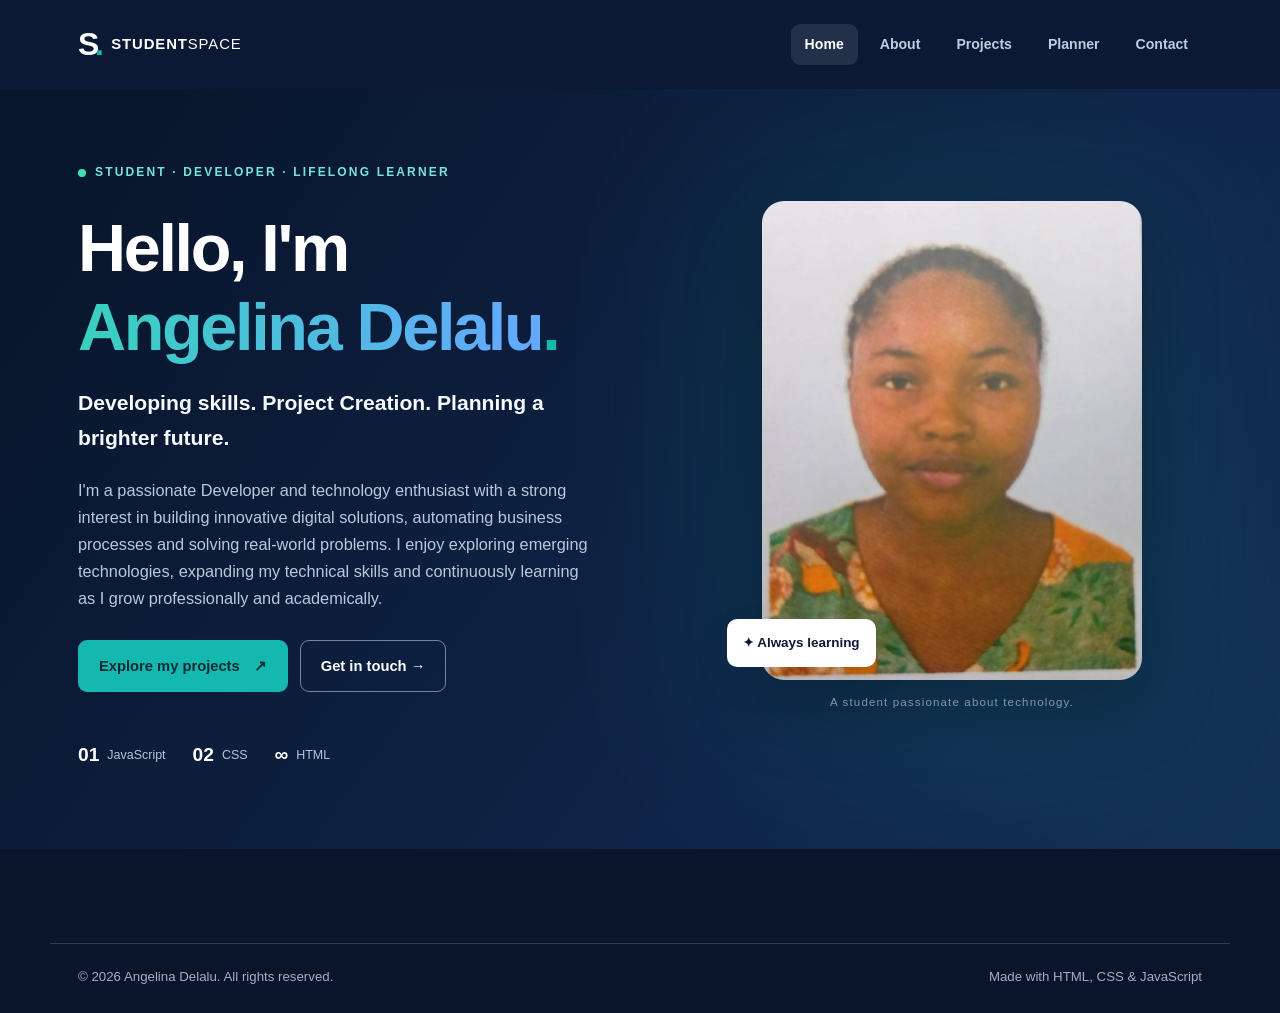
<file: index.html>
<!doctype html>
<html lang="en">
  <head>
    <meta charset="UTF-8" />
    <meta name="viewport" content="width=device-width, initial-scale=1.0" />
    <meta
      name="description"
      content="Editable student portfolio and academic planner built with HTML, CSS, and JavaScript."
    />
    <title>Home | Student Portfolio & Academic Management Website</title>
    <link rel="stylesheet" href="css/style.css" />
  </head>

  <body>
    <a class="skip-link" href="#main">Skip to content</a>
    <header class="site-header">
      <div class="container header-inner">
        <a class="brand" href="index.html"
          ><span class="brand-mark">S<span class="accent">.</span></span
          ><span>STUDENT<span class="brand-light">SPACE</span></span></a
        >
        <nav class="nav" aria-label="Main navigation">
          <a href="index.html" aria-current="page" class="active">Home</a>
          <a href="about.html">About</a>
          <a href="projects.html">Projects</a>
          <a href="planner.html">Planner</a>
          <a href="contact.html">Contact</a>
        </nav>
      </div>
    </header>

    <main id="main">
      <section class="hero">
        <div class="container hero-layout">
          <div class="hero-copy">
            <span class="eyebrow"
              ><span class="dot"></span> STUDENT · DEVELOPER · LIFELONG
              LEARNER</span
            >
            <h1>
              Hello, I'm <span class="gradient-text">Angelina Delalu</span
              ><span class="period">.</span>
            </h1>
            <p class="hero-lead">
              Developing skills. Project Creation. Planning a brighter future.
            </p>
            <p class="muted">
              I'm a passionate Developer and technology enthusiast with a strong
              interest in building innovative digital solutions, automating
              business processes and solving real-world problems. I enjoy
              exploring emerging technologies, expanding my technical skills and
              continuously learning as I grow professionally and academically.
            </p>
            <div class="actions">
              <a class="button primary" href="projects.html"
                >Explore my projects <span aria-hidden="true">↗</span></a
              ><a class="button outline" href="contact.html">Get in touch →</a>
            </div>
            <div class="hero-meta">
              <span><b>01</b>JavaScript</span><span><b>02</b>CSS</span
              ><span><b>∞</b> HTML</span>
            </div>
          </div>
          <figure class="hero-visual">
            <div class="visual-glow"></div>
            <img
              src="assets/images/Passport_Pix.png"
              alt="My Passport photograph"
            />
            <figcaption>A student passionate about technology.</figcaption>
            <span class="float-label">✦ Always learning</span>
          </figure>
        </div>
      </section>
    </main>

    <footer class="site-footer">
      <div class="container footer-bottom">
        <span
          >© <span id="year">2026</span> Angelina Delalu. All rights
          reserved.</span
        ><span>Made with HTML, CSS & JavaScript</span>
      </div>
    </footer>

    <script src="js/script.js" defer></script>
  </body>
</html>
</file>
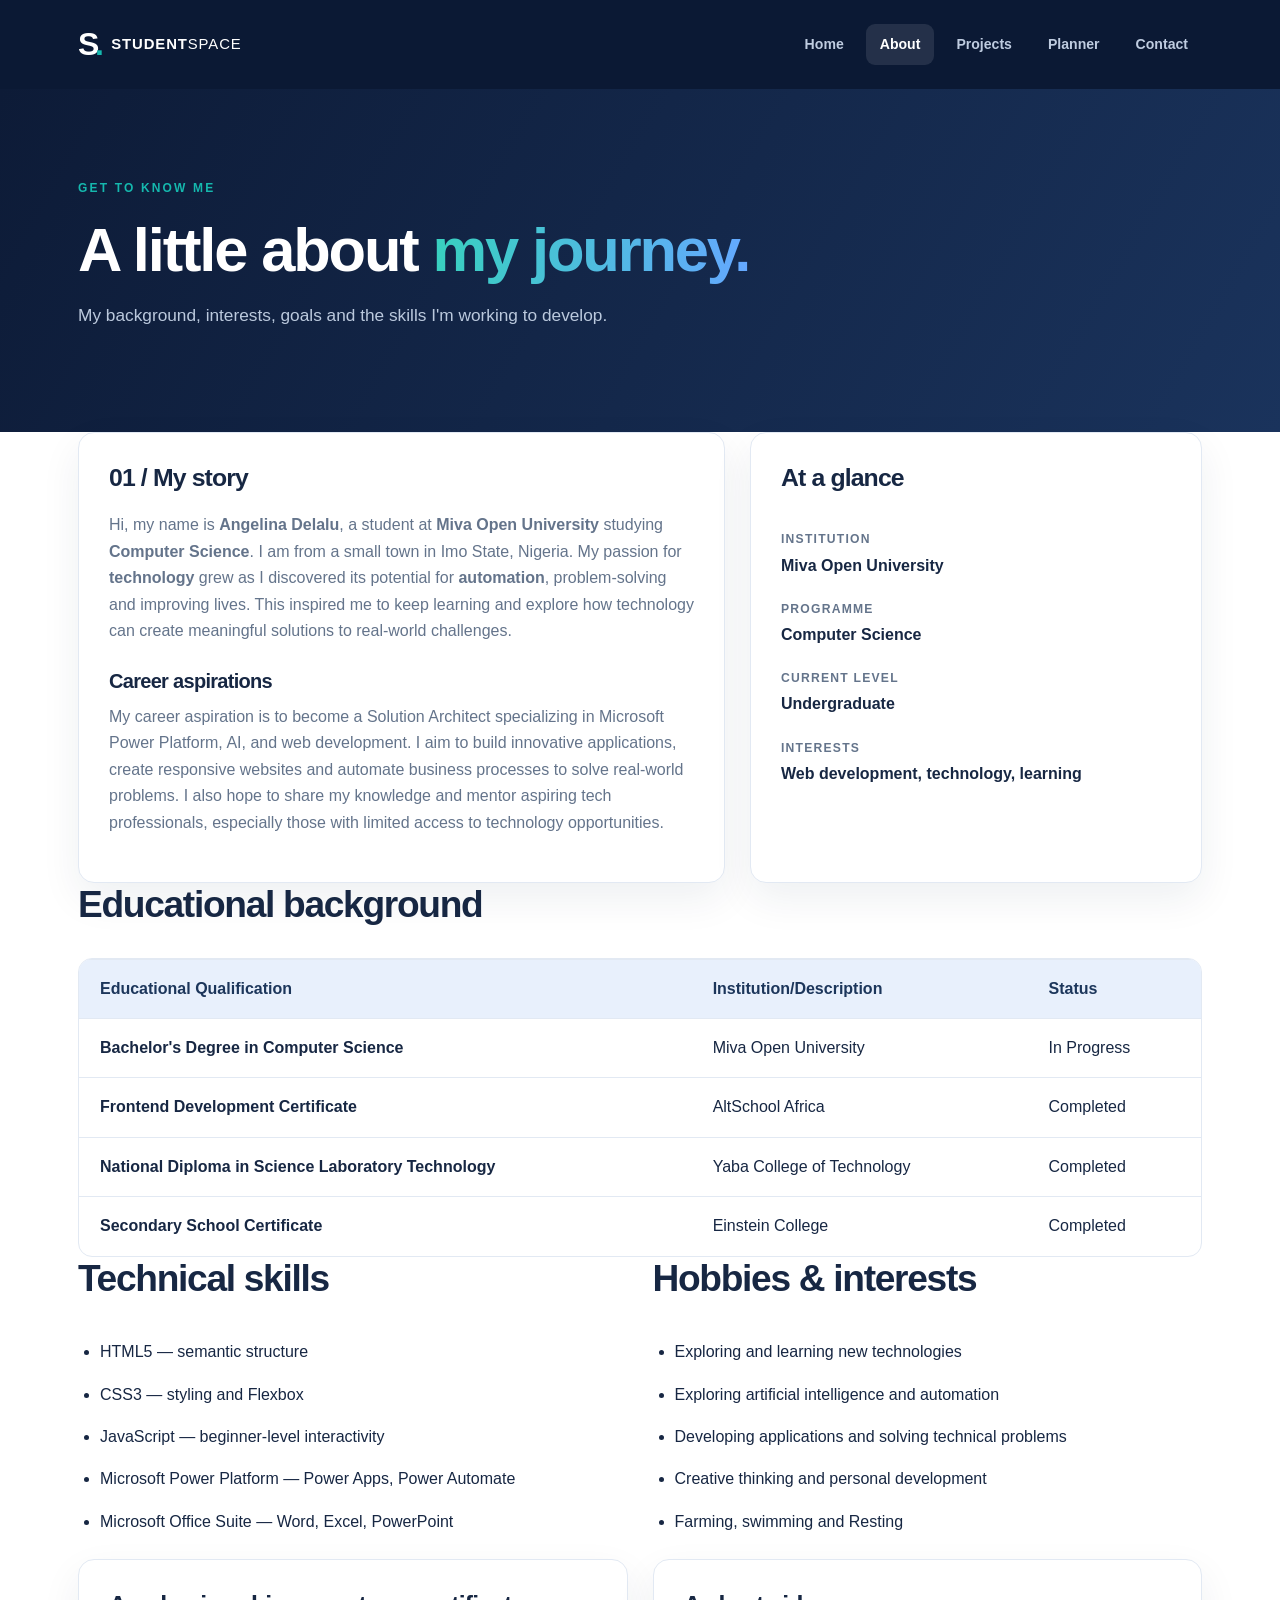
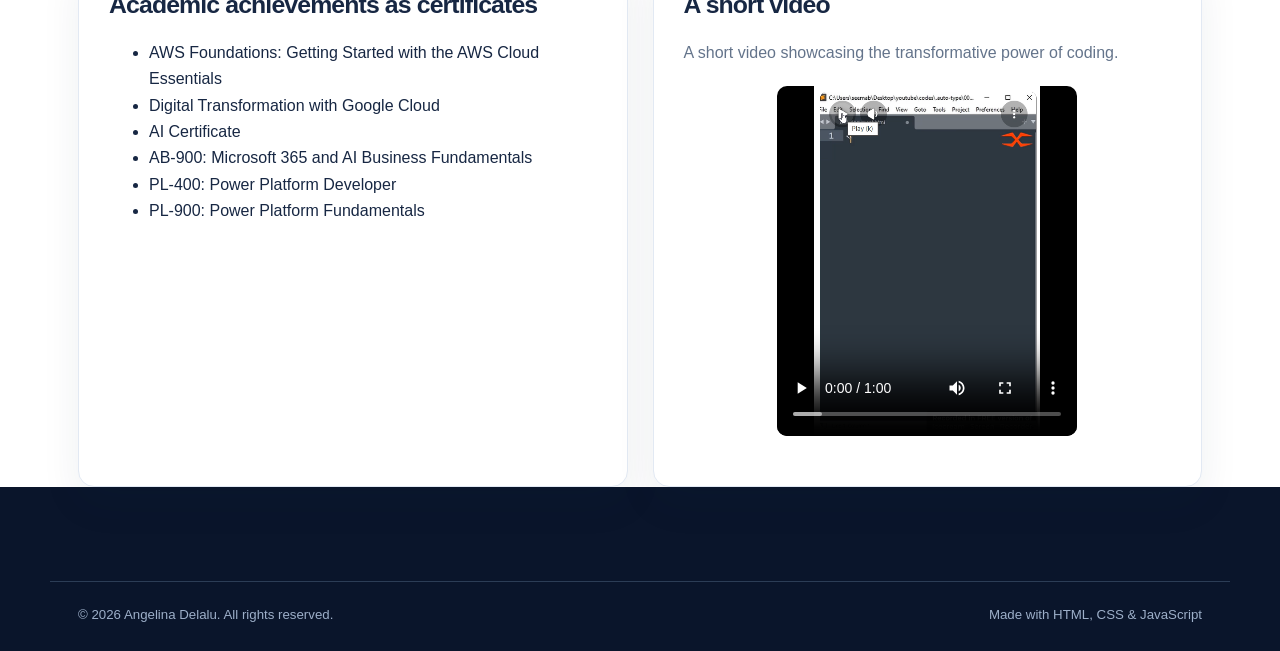
<file: about.html>
<!doctype html>
<html lang="en">
  <head>
    <meta charset="UTF-8" />
    <meta name="viewport" content="width=device-width, initial-scale=1.0" />
    <meta
      name="description"
      content="Editable student portfolio and academic planner built with HTML, CSS, and JavaScript."
    />
    <title>About Me | Student Portfolio & Academic Management Website</title>
    <link rel="stylesheet" href="css/style.css" />
  </head>
  <body>
    <a class="skip-link" href="#main">Skip to content</a>
    <header class="site-header">
      <div class="container header-inner">
        <a class="brand" href="index.html"
          ><span class="brand-mark">S<span class="accent">.</span></span
          ><span>STUDENT<span class="brand-light">SPACE</span></span></a
        >
        <nav class="nav" aria-label="Main navigation">
          <a href="index.html">Home</a>
          <a href="about.html" aria-current="page" class="active">About</a>
          <a href="projects.html">Projects</a>
          <a href="planner.html">Planner</a>
          <a href="contact.html">Contact</a>
        </nav>
      </div>
    </header>

    <main id="main">
      <section class="page-intro">
        <div class="container">
          <span class="kicker">GET TO KNOW ME</span>
          <h1>A little about <span class="gradient-text">my journey.</span></h1>
          <p>
            My background, interests, goals and the skills I'm working to
            develop.
          </p>
        </div>
      </section>

      <section class="section">
        <div class="container about-layout">
          <article class="panel">
            <h2>01 / My story</h2>
            <p>
              Hi, my name is <strong>Angelina Delalu</strong>, a student at
              <strong>Miva Open University</strong> studying
              <strong>Computer Science</strong>. I am from a small town in Imo
              State, Nigeria. My passion for <strong>technology</strong> grew as
              I discovered its potential for <strong>automation</strong>,
              problem-solving and improving lives. This inspired me to keep
              learning and explore how technology can create meaningful
              solutions to real-world challenges.
            </p>
            <h3>Career aspirations</h3>
            <p>
              My career aspiration is to become a Solution Architect
              specializing in Microsoft Power Platform, AI, and web development.
              I aim to build innovative applications, create responsive websites
              and automate business processes to solve real-world problems. I
              also hope to share my knowledge and mentor aspiring tech
              professionals, especially those with limited access to technology
              opportunities.
            </p>
          </article>
          <aside class="panel side-panel">
            <h2>At a glance</h2>
            <dl class="facts">
              <dt>Institution</dt>
              <dd>Miva Open University</dd>
              <dt>Programme</dt>
              <dd>Computer Science</dd>
              <dt>Current level</dt>
              <dd>Undergraduate</dd>
              <dt>Interests</dt>
              <dd>Web development, technology, learning</dd>
            </dl>
          </aside>
        </div>
      </section>
      <section class="section section-tint">
        <div class="container">
          <h2>Educational background</h2>
          <div class="table-scroll">
            <table>
              <thead>
                <tr>
                  <th scope="col">Educational Qualification</th>
                  <th scope="col">Institution/Description</th>
                  <th scope="col">Status</th>
                </tr>
              </thead>
              <tbody>
                <tr>
                  <th scope="row">Bachelor's Degree in Computer Science</th>
                  <td>Miva Open University</td>
                  <td>In Progress</td>
                </tr>
                <tr>
                  <th scope="row">Frontend Development Certificate</th>
                  <td>AltSchool Africa</td>
                  <td>Completed</td>
                </tr>
                <tr>
                  <th scope="row">
                    National Diploma in Science Laboratory Technology
                  </th>
                  <td>Yaba College of Technology</td>
                  <td>Completed</td>
                </tr>
                <tr>
                  <th scope="row">Secondary School Certificate</th>
                  <td>Einstein College</td>
                  <td>Completed</td>
                </tr>
              </tbody>
            </table>
          </div>
        </div>
      </section>
      <section class="section">
        <div class="container two-cols">
          <article>
            <h2>Technical skills</h2>
            <ul class="feature-list">
              <li>HTML5 — semantic structure</li>
              <li>CSS3 — styling and Flexbox</li>
              <li>JavaScript — beginner-level interactivity</li>
              <li>Microsoft Power Platform — Power Apps, Power Automate</li>
              <li>Microsoft Office Suite — Word, Excel, PowerPoint</li>
            </ul>
          </article>
          <article>
            <h2>Hobbies & interests</h2>
            <ul class="feature-list">
              <li>Exploring and learning new technologies</li>
              <li>Exploring artificial intelligence and automation</li>
              <li>Developing applications and solving technical problems</li>
              <li>Creative thinking and personal development</li>
              <li>Farming, swimming and Resting</li>
            </ul>
          </article>
        </div>
      </section>
      <section class="section section-tint">
        <div class="container two-cols">
          <article class="panel">
            <h2>Academic achievements as certificates</h2>
            <ul>
              <li>
                AWS Foundations: Getting Started with the AWS Cloud Essentials
              </li>
              <li>Digital Transformation with Google Cloud</li>
              <li>AI Certificate</li>
              <li>AB-900: Microsoft 365 and AI Business Fundamentals</li>
              <li>PL-400: Power Platform Developer</li>
              <li>PL-900: Power Platform Fundamentals</li>
            </ul>
          </article>
          <article class="panel">
            <h2>A short video</h2>
            <p>A short video showcasing the transformative power of coding.</p>
            <video class="my-video" controls>
              <source src="assets/media/WebSite_Vid.webm" type="video/webm" />
              Your browser does not support the video tag.
            </video>
          </article>
        </div>
      </section>
    </main>
    <footer class="site-footer">
      <div class="container footer-bottom">
        <span
          >© <span id="year">2026</span> Angelina Delalu. All rights
          reserved.</span
        ><span>Made with HTML, CSS & JavaScript</span>
      </div>
    </footer>
    <script src="js/script.js" defer></script>
  </body>
</html>
</file>
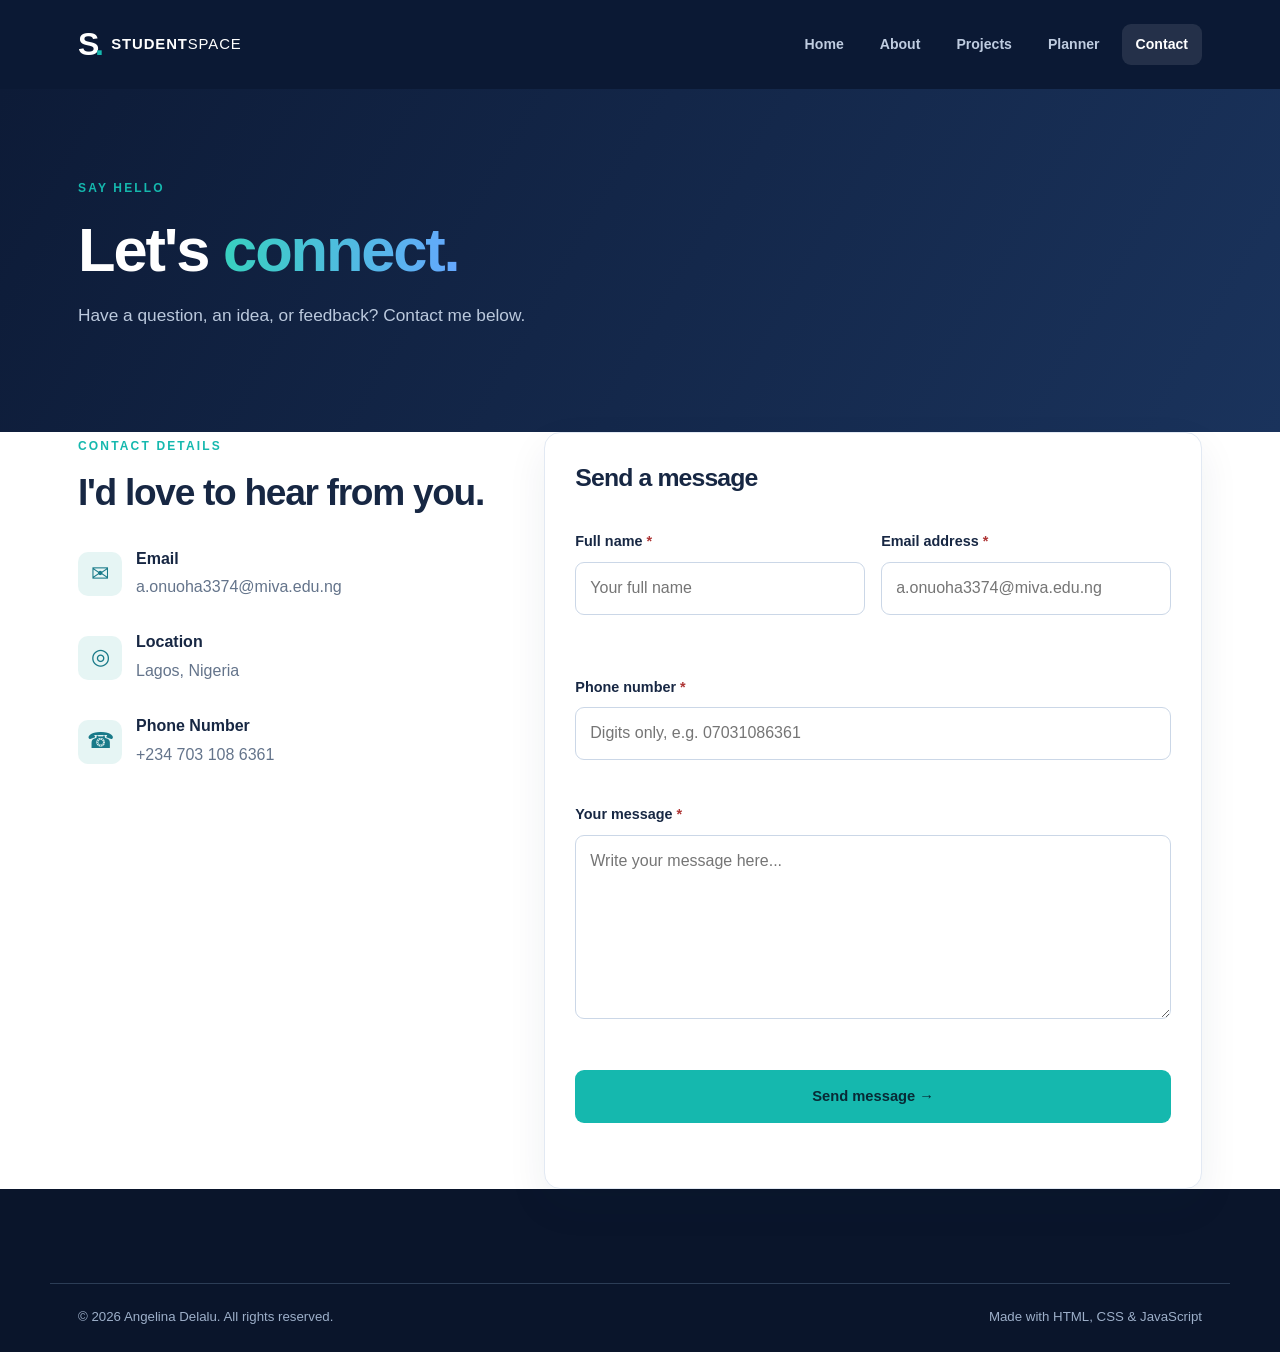
<file: contact.html>
<!doctype html>
<html lang="en">
  <head>
    <meta charset="UTF-8" />
    <meta name="viewport" content="width=device-width, initial-scale=1.0" />
    <meta
      name="description"
      content="Editable student portfolio and academic planner built with HTML, CSS, and JavaScript."
    />
    <title>Contact | Student Portfolio & Academic Management Website</title>
    <link rel="stylesheet" href="css/style.css" />
  </head>
  <body>
    <a class="skip-link" href="#main">Skip to content</a>
    <header class="site-header">
      <div class="container header-inner">
        <a class="brand" href="index.html"
          ><span class="brand-mark">S<span class="accent">.</span></span
          ><span>STUDENT<span class="brand-light">SPACE</span></span></a
        >
        <nav class="nav" aria-label="Main navigation">
          <a href="index.html">Home</a>
          <a href="about.html">About</a>
          <a href="projects.html">Projects</a>
          <a href="planner.html">Planner</a>
          <a href="contact.html" aria-current="page" class="active">Contact</a>
        </nav>
      </div>
    </header>
    <main id="main">
      <section class="page-intro">
        <div class="container">
          <span class="kicker">SAY HELLO</span>
          <h1>Let's <span class="gradient-text">connect.</span></h1>
          <p>Have a question, an idea, or feedback? Contact me below.</p>
        </div>
      </section>
      <section class="section">
        <div class="container contact-layout">
          <div class="contact-side">
            <span class="kicker">CONTACT DETAILS</span>
            <h2>I'd love to hear from you.</h2>
            <div class="contact-detail">
              <span>✉</span>
              <div>
                <strong>Email</strong>
                <p>a.onuoha3374@miva.edu.ng</p>
              </div>
            </div>
            <div class="contact-detail">
              <span>◎</span>
              <div>
                <strong>Location</strong>
                <p>Lagos, Nigeria</p>
              </div>
            </div>
            <div class="contact-detail">
              <span>☎</span>
              <div>
                <strong>Phone Number</strong>
                <p>+234 703 108 6361</p>
              </div>
            </div>
          </div>
          <section class="panel contact-form-panel" aria-label="Contact form">
            <h2>Send a message</h2>
            <form id="contactForm" novalidate>
              <div class="form-row">
                <div class="field">
                  <label for="fullName"
                    >Full name <span aria-hidden="true">*</span></label
                  ><input
                    id="fullName"
                    name="fullName"
                    type="text"
                    autocomplete="name"
                    placeholder="Your full name"
                    required
                    aria-describedby="nameError"
                  />
                  <p id="nameError" class="field-error"></p>
                </div>
                <div class="field">
                  <label for="email"
                    >Email address <span aria-hidden="true">*</span></label
                  ><input
                    id="email"
                    name="email"
                    type="email"
                    autocomplete="email"
                    placeholder="a.onuoha3374@miva.edu.ng"
                    required
                    aria-describedby="emailError"
                  />
                  <p id="emailError" class="field-error"></p>
                </div>
              </div>
              <div class="field">
                <label for="phone"
                  >Phone number <span aria-hidden="true">*</span></label
                ><input
                  id="phone"
                  name="phone"
                  type="tel"
                  inputmode="numeric"
                  placeholder="Digits only, e.g. 07031086361"
                  required
                  aria-describedby="phoneError"
                />
                <p id="phoneError" class="field-error"></p>
              </div>
              <div class="field">
                <label for="message"
                  >Your message <span aria-hidden="true">*</span></label
                ><textarea
                  id="message"
                  name="message"
                  rows="6"
                  placeholder="Write your message here..."
                  required
                  aria-describedby="messageError"
                ></textarea>
                <p id="messageError" class="field-error"></p>
              </div>
              <button class="button primary full-button" type="submit">
                Send message →
              </button>
              <p
                id="formResult"
                class="form-result"
                role="status"
                aria-live="polite"
              ></p>
            </form>
          </section>
        </div>
      </section>
    </main>
    <footer class="site-footer">
      <div class="container footer-bottom">
        <span
          >© <span id="year">2026</span> Angelina Delalu. All rights
          reserved.</span
        ><span>Made with HTML, CSS & JavaScript</span>
      </div>
    </footer>
    <script src="js/script.js" defer></script>
    <script src="js/contact.js" defer></script>
  </body>
</html>
</file>
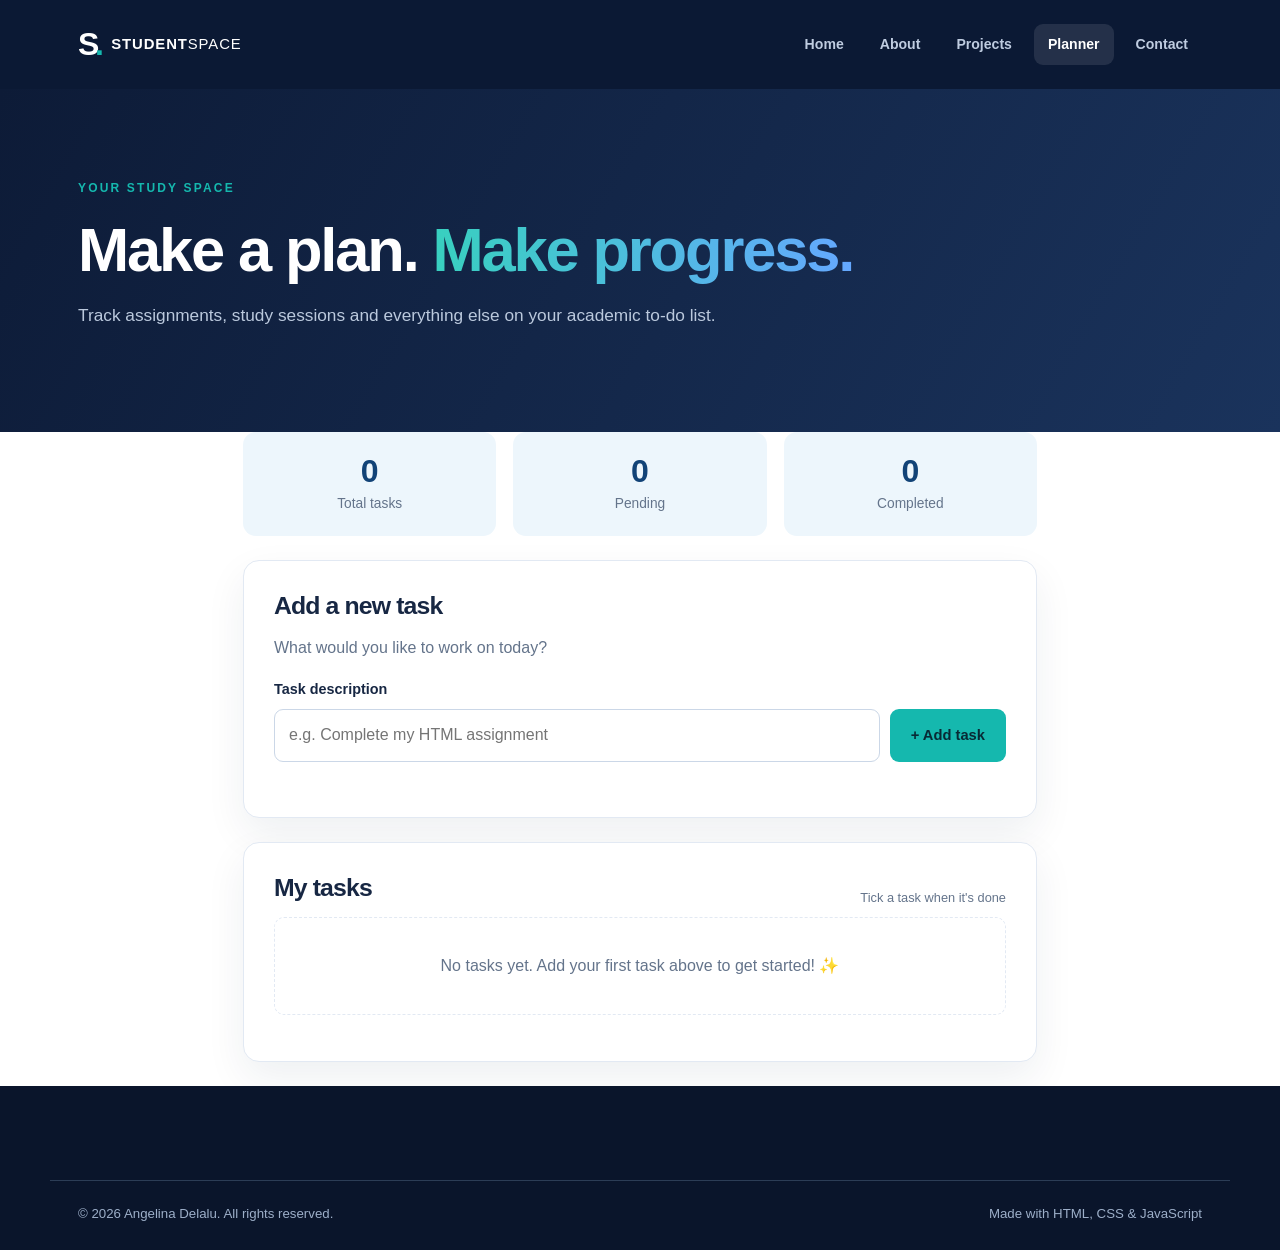
<file: planner.html>
<!doctype html>
<html lang="en">
  <head>
    <meta charset="UTF-8" />
    <meta name="viewport" content="width=device-width, initial-scale=1.0" />
    <meta
      name="description"
      content="Editable student portfolio and academic planner built with HTML, CSS, and JavaScript."
    />
    <title>
      Academic Planner | Student Portfolio & Academic Management Website
    </title>
    <link rel="stylesheet" href="css/style.css" />
  </head>
  <body>
    <a class="skip-link" href="#main">Skip to content</a>
    <header class="site-header">
      <div class="container header-inner">
        <a class="brand" href="index.html"
          ><span class="brand-mark">S<span class="accent">.</span></span
          ><span>STUDENT<span class="brand-light">SPACE</span></span></a
        >
        <nav class="nav" aria-label="Main navigation">
          <a href="index.html">Home</a>
          <a href="about.html">About</a>
          <a href="projects.html">Projects</a>
          <a href="planner.html" aria-current="page" class="active">Planner</a>
          <a href="contact.html">Contact</a>
        </nav>
      </div>
    </header>
    <main id="main">
      <section class="page-intro">
        <div class="container">
          <span class="kicker">YOUR STUDY SPACE</span>
          <h1>
            Make a plan. <span class="gradient-text">Make progress.</span>
          </h1>
          <p>
            Track assignments, study sessions and everything else on your
            academic to-do list.
          </p>
        </div>
      </section>
      <section class="section">
        <div class="container narrow">
          <div class="stats">
            <div class="stat">
              <strong id="totalCount">0</strong><span>Total tasks</span>
            </div>
            <div class="stat">
              <strong id="pendingCount">0</strong><span>Pending</span>
            </div>
            <div class="stat">
              <strong id="completedCount">0</strong><span>Completed</span>
            </div>
          </div>
          <section class="panel planner-panel" aria-labelledby="add-heading">
            <h2 id="add-heading">Add a new task</h2>
            <p>What would you like to work on today?</p>
            <form id="taskForm" novalidate>
              <label for="taskInput">Task description</label>
              <div class="task-entry">
                <input
                  id="taskInput"
                  type="text"
                  maxlength="120"
                  placeholder="e.g. Complete my HTML assignment"
                  aria-describedby="taskError"
                /><button class="button primary" type="submit">
                  + Add task
                </button>
              </div>
              <p class="field-error" id="taskError" role="alert"></p>
            </form>
          </section>
          <section class="panel planner-panel" aria-labelledby="tasks-heading">
            <div class="tasks-heading">
              <h2 id="tasks-heading">My tasks</h2>
              <span class="task-hint">Tick a task when it's done</span>
            </div>
            <p id="emptyTasks" class="empty-state">
              No tasks yet. Add your first task above to get started! ✨
            </p>
            <ul id="taskList" class="task-list" aria-live="polite"></ul>
          </section>
        </div>
      </section>
    </main>
    <footer class="site-footer">
      <div class="container footer-bottom">
        <span
          >© <span id="year">2026</span> Angelina Delalu. All rights
          reserved.</span
        ><span>Made with HTML, CSS & JavaScript</span>
      </div>
    </footer>
    <script src="js/script.js" defer></script>
    <script src="js/planner.js" defer></script>
  </body>
</html>
</file>
<file: css/style.css>
:root {
  --navy: #0b1934;
  --navy2: #142b51;
  --blue: #2364e9;
  --teal: #15b8ae;
  --ink: #172743;
  --muted: #64748b;
  --pale: #f3f7fc;
  --line: #e2e9f3;
  --white: #fff;
  --shadow: 0 16px 40px rgba(14, 36, 75, 0.07);
}
* {
  box-sizing: border-box;
}
html {
  scroll-behavior: smooth;
}
body {
  margin: 0;
  color: var(--ink);
  font-family: Arial, Helvetica, sans-serif;
  line-height: 1.65;
  background: #fff;
}
a {
  color: inherit;
  text-decoration: none;
}
img {
  max-width: 100%;
  display: block;
}
button,
input,
textarea {
  font: inherit;
}
button {
  cursor: pointer;
}
h1,
h2,
h3,
p,
figure {
  margin-top: 0;
}
h1,
h2,
h3 {
  line-height: 1.18;
  letter-spacing: -0.035em;
}
h1 {
  font-size: clamp(2.7rem, 5.2vw, 5.1rem);
}
h2 {
  font-size: clamp(1.65rem, 2.9vw, 2.55rem);
}
h3 {
  font-size: 1.25rem;
}
p {
  color: var(--muted);
}
:focus-visible {
  outline: 3px solid var(--teal);
  outline-offset: 3px;
}
.container {
  max-width: 1180px;
  margin: auto;
  padding: 0 28px;
}
.skip-link {
  position: absolute;
  left: 10px;
  top: -70px;
  background: #fff;
  color: #000;
  padding: 10px;
  z-index: 99;
}
.skip-link:focus {
  top: 10px;
}
.site-header {
  background: var(--navy);
  position: relative;
  z-index: 2;
}
.header-inner {
  display: flex;
  align-items: center;
  justify-content: space-between;
  gap: 25px;
  min-height: 89px;
}
.brand {
  display: flex;
  align-items: center;
  gap: 12px;
  font-weight: 800;
  letter-spacing: 0.06em;
  color: #fff;
  font-size: 0.93rem;
}
.brand-mark {
  font-size: 2rem;
  letter-spacing: -0.14em;
}
.accent,
.period {
  color: var(--teal);
}
.brand-light {
  font-weight: 400;
}
.nav {
  display: flex;
  flex-wrap: wrap;
  gap: 8px;
  align-items: center;
}
.nav a {
  color: #bfcce0;
  font-weight: 700;
  font-size: 0.88rem;
  padding: 9px 14px;
  border-radius: 9px;
  transition:
    background 0.2s,
    color 0.2s;
}
.nav a:hover,
.nav a.active {
  background: rgba(255, 255, 255, 0.1);
  color: #fff;
}
.hero {
  background: linear-gradient(125deg, #09172e 10%, #10254b 70%, #123254);
  color: #fff;
  overflow: hidden;
}
.hero-layout {
  display: flex;
  align-items: center;
  gap: 8%;
  min-height: 610px;
  padding-top: 70px;
  padding-bottom: 78px;
}
.hero-copy {
  flex: 1.15;
}
.eyebrow,
.kicker {
  font-size: 0.75rem;
  font-weight: 800;
  letter-spacing: 0.18em;
  color: var(--teal);
}
.eyebrow {
  display: inline-flex;
  align-items: center;
  gap: 9px;
  color: #77e3db;
}
.dot {
  height: 8px;
  width: 8px;
  border-radius: 50%;
  background: #3fe0b4;
}
.hero h1 {
  margin: 24px 0 20px;
  max-width: 730px;
}
.gradient-text {
  background: linear-gradient(90deg, #38d0bf, #65a8ff);
  color: transparent;
  background-clip: text;
  -webkit-background-clip: text;
}
.hero-lead {
  font-size: 1.32rem;
  color: #f7fbff;
  font-weight: 700;
  max-width: 560px;
}
.hero .muted {
  color: #b9c8dc;
  max-width: 520px;
  font-size: 1.02rem;
}
.actions {
  display: flex;
  flex-wrap: wrap;
  gap: 12px;
  margin-top: 28px;
}
.button {
  display: inline-flex;
  align-items: center;
  justify-content: center;
  gap: 14px;
  border-radius: 9px;
  padding: 13px 20px;
  font-weight: 800;
  font-size: 0.92rem;
  border: 1px solid transparent;
  transition:
    transform 0.2s,
    background 0.2s,
    box-shadow 0.2s;
}
.button:hover {
  transform: translateY(-2px);
}
.button.primary {
  background: var(--teal);
  color: #082a35;
}
.button.primary:hover {
  background: #40d7ca;
  box-shadow: 0 8px 20px rgba(21, 184, 174, 0.16);
}
.button.outline {
  color: inherit;
  background: transparent;
  border-color: #b1bfd2;
}
.hero .button.outline {
  color: #fff;
  border-color: #74859d;
}
.hero-meta {
  display: flex;
  flex-wrap: wrap;
  gap: 27px;
  margin-top: 47px;
  color: #b5c5da;
  font-size: 0.78rem;
}
.hero-meta span {
  display: flex;
  align-items: center;
  gap: 8px;
}
.hero-meta b {
  font-size: 1.2rem;
  color: #fff;
}
.hero-visual {
  position: relative;
  flex: 0.85;
  max-width: 420px;
  min-width: 270px;
  padding: 20px;
}
.hero-visual img {
  width: 100%;
  position: relative;
  border-radius: 22px;
  box-shadow: 0 25px 75px rgba(0, 0, 0, 0.3);
}
.hero-visual figcaption {
  text-align: center;
  color: #a5b8d2;
  font-size: 0.72rem;
  letter-spacing: 0.1em;
  margin-top: 13px;
}
.visual-glow {
  position: absolute;
  inset: 0;
  background: #12aea8;
  filter: blur(95px);
  opacity: 0.19;
}
.float-label {
  position: absolute;
  bottom: 65px;
  left: -15px;
  background: #fff;
  color: var(--navy);
  padding: 13px 16px;
  border-radius: 10px;
  box-shadow: var(--shadow);
  font-weight: 800;
  font-size: 0.84rem;
}
.my-video {
    width: 300px;
    height: 350px;
    object-fit: contain;
    border-radius: 10px;
    display: block;
    margin: 20px auto;
    background-color: #000;
}

/* Pojects and content layouts Start from here*/ 

.project-grid {
  display: flex;
  gap: 22px;
  flex-wrap: wrap;
}
.project-card {
  flex: 1 1 280px;
  min-width: 0;
  background: #fff;
  border: 1px solid var(--line);
  border-radius: 16px;
  overflow: hidden;
  box-shadow: var(--shadow);
  transition:
    transform 0.25s,
    box-shadow 0.25s;
}
.project-card:hover {
  transform: translateY(-5px);
  box-shadow: 0 24px 40px rgba(14, 36, 75, 0.13);
}
.project-card img {
  width: 100%;
  aspect-ratio: 1.64;
  object-fit: cover;
}
.card-content {
  padding: 27px;
}
.card-content h2,
.card-content h3 {
  margin: 10px 0;
}
.card-content p {
  font-size: 0.94rem;
}
.card-index {
  font-size: 0.7rem;
  letter-spacing: 0.15em;
  font-weight: 800;
  color: #198b94;
}
.text-link {
  font-weight: 800;
  color: #0b65a7;
}
.text-link:hover {
  text-decoration: underline;
}
.planner-banner {
  display: flex;
  align-items: center;
  justify-content: space-between;
  gap: 45px;
  background: var(--navy);
  border-radius: 20px;
  color: #fff;
  padding-top: 50px;
  padding-bottom: 50px;
}
.planner-banner > div:first-child {
  max-width: 560px;
}
.planner-banner h2 {
  margin: 12px 0;
}
.planner-banner p {
  color: #bbcae0;
}
.task-sample {
  min-width: 300px;
  background: #fff;
  color: var(--ink);
  border-radius: 13px;
  padding: 20px 24px;
  transform: rotate(3deg);
  box-shadow: 0 15px 45px rgba(0, 0, 0, 0.15);
}
.sample-head {
  font-size: 0.75rem;
  letter-spacing: 0.13em;
  font-weight: 800;
  display: flex;
  justify-content: space-between;
  color: #66809e;
}
.task-sample p {
  margin: 15px 0 0;
  color: #24415b;
  font-size: 0.91rem;
}
.site-footer {
  background: #0a152b;
  color: #fff;
  padding-top: 54px;
}

.footer-bottom {
  display: flex;
  justify-content: space-between;
  gap: 30px;
  flex-wrap: wrap;
}

.footer-links {
  max-width: 400px;
}
.footer-links a:hover {
  text-decoration: underline;
}
.footer-bottom {
  border-top: 1px solid #2c3d56;
  margin-top: 40px;
  padding-top: 22px;
  padding-bottom: 25px;
  color: #9dafc9;
  font-size: 0.83rem;
}
.page-intro {
  background: linear-gradient(120deg, #0d1b37, #1a335c);
  color: #fff;
  padding: 85px 0;
}
.page-intro h1 {
  margin: 14px 0;
  font-size: clamp(2.6rem, 4.8vw, 4.4rem);
}
.page-intro p {
  max-width: 640px;
  color: #bbc9dd;
  font-size: 1.08rem;
}
.about-layout,
.two-cols,
.contact-layout {
  display: flex;
  gap: 25px;
  align-items: stretch;
}
.about-layout > article {
  flex: 1.5;
}
.about-layout > aside {
  flex: 1;
}
.two-cols > article {
  flex: 1;
  min-width: 0;
}
.panel {
  background: #fff;
  border: 1px solid var(--line);
  border-radius: 16px;
  padding: 30px;
  box-shadow: var(--shadow);
}
.panel h2 {
  font-size: 1.55rem;
}
.panel h3 {
  margin: 26px 0 10px;
}
.facts {
  display: grid;
  grid-template-columns: 1fr;
  gap: 3px;
}
.facts dt {
  margin-top: 17px;
  color: var(--muted);
  font-size: 0.76rem;
  font-weight: 800;
  text-transform: uppercase;
  letter-spacing: 0.1em;
}
.facts dd {
  margin: 0;
  font-weight: 800;
  overflow-wrap: anywhere;
}
.table-scroll {
  overflow-x: auto;
  background: #fff;
  border-radius: 14px;
  border: 1px solid var(--line);
  margin-top: 30px;
}
table {
  width: 100%;
  border-collapse: collapse;
  text-align: left;
  min-width: 530px;
}
caption {
  text-align: left;
  padding: 15px 22px;
  color: var(--muted);
}
th,
td {
  padding: 16px 21px;
  border-top: 1px solid var(--line);
}
thead th {
  background: #e8f0fc;
  color: #1c365b;
}
tbody th {
  font-weight: 700;
}
.feature-list {
  padding-left: 22px;
}
.feature-list li {
  padding: 8px 0;
}
.small-muted {
  font-size: 0.8rem;
}
audio {
  width: 100%;
  margin-top: 5px;
}
.large-card h2 {
  font-size: 1.4rem;
}
.tags {
  font-size: 0.8rem !important;
  color: #137b86 !important;
  font-weight: 700;
}
.info-note {
  font-size: 0.84rem;
  background: #eef8fc;
  border-left: 3px solid var(--teal);
  padding: 13px 17px;
  margin-top: 30px;
}
.narrow {
  max-width: 850px;
}
.stats {
  display: flex;
  gap: 17px;
  margin-bottom: 24px;
}
.stat {
  flex: 1;
  background: #edf6fc;
  border-radius: 13px;
  padding: 20px;
  text-align: center;
}
.stat strong {
  display: block;
  color: #124377;
  font-size: 2rem;
  line-height: 1.2;
}
.stat span {
  color: var(--muted);
  font-size: 0.86rem;
}
.planner-panel {
  margin-bottom: 24px;
}
.planner-panel > p {
  margin-top: -6px;
}
.task-entry {
  display: flex;
  gap: 10px;
}
.task-entry input {
  flex: 1;
  min-width: 0;
}
.tasks-heading {
  display: flex;
  align-items: center;
  justify-content: space-between;
  gap: 14px;
}
.task-hint {
  font-size: 0.8rem;
  color: var(--muted);
}
label {
  font-weight: 700;
  font-size: 0.9rem;
  display: block;
  margin-bottom: 8px;
}
input,
textarea {
  width: 100%;
  border: 1px solid #cbd7e7;
  border-radius: 9px;
  background: #fff;
  padding: 12px 14px;
  color: var(--ink);
}
input:focus,
textarea:focus {
  border-color: var(--blue);
  outline: 3px solid #d9e7ff;
}
input[aria-invalid="true"],
textarea[aria-invalid="true"] {
  border-color: #b91c1c;
}
.field-error {
  min-height: 19px;
  color: #b91c1c;
  font-size: 0.82rem;
  margin: 6px 0 0;
}
.task-list {
  list-style: none;
  padding: 0;
  margin: 0;
}
.task-item {
  display: flex;
  align-items: center;
  justify-content: space-between;
  gap: 18px;
  padding: 17px 0;
  border-top: 1px solid var(--line);
}
.task-label {
  display: flex;
  align-items: center;
  gap: 13px;
  min-width: 0;
  margin: 0;
  overflow-wrap: anywhere;
  font-weight: 500;
}
.task-label input {
  width: 19px;
  height: 19px;
  flex-shrink: 0;
  accent-color: var(--teal);
}
.task-item.done .task-label span {
  text-decoration: line-through;
  color: #8091a6;
}
.delete-task {
  border: 1px solid #f4cccc;
  color: #a93232;
  background: #fff6f6;
  border-radius: 8px;
  padding: 7px 12px;
}
.delete-task:hover {
  background: #fde8e8;
}
.empty-state {
  text-align: center;
  padding: 35px 10px;
  border: 1px dashed var(--line);
  border-radius: 10px;
}
.empty-state[hidden] {
  display: none;
}
.contact-side {
  flex: 1;
}
.contact-form-panel {
  flex: 1.35;
}
.contact-side h2 {
  margin-top: 13px;
}
.contact-detail {
  display: flex;
  gap: 14px;
  align-items: center;
  margin-top: 27px;
}
.contact-detail > span {
  display: flex;
  align-items: center;
  justify-content: center;
  background: #e6f5f4;
  width: 44px;
  height: 44px;
  border-radius: 10px;
  color: #197a89;
  font-size: 1.4rem;
}
.contact-detail p {
  margin: 2px 0;
  overflow-wrap: anywhere;
}
.disclaimer {
  margin-top: 40px;
  padding: 17px;
  background: #f2f7fc;
  color: #596e89;
  font-size: 0.89rem;
  border-radius: 9px;
}
.form-row {
  display: flex;
  gap: 16px;
}
.field {
  flex: 1;
  margin: 18px 0;
  min-width: 0;
}
.field label span {
  color: #ae3535;
}
.full-button {
  width: 100%;
}
.form-result {
  margin: 15px 0 0;
  font-weight: 700;
  min-height: 20px;
}
.form-result.success {
  color: #13784e;
}
.form-result.error {
  color: #a93232;
}
@media (max-width: 850px) {
  .header-inner {
    flex-direction: column;
    justify-content: center;
    padding-top: 15px;
    padding-bottom: 15px;
  }
  .nav {
    justify-content: center;
  }
  .hero-layout {
    gap: 20px;
  }
  .hero-visual {
    min-width: 220px;
  }
  .hero-meta {
    gap: 13px;
  }
  .contact-layout {
    flex-direction: column;
  }
  .section {
    padding: 65px 0;
  }
}
@media (max-width: 650px) {
  .container {
    padding-left: 19px;
    padding-right: 19px;
  }
  .header-inner {
    gap: 12px;
  }
  .nav {
    gap: 1px;
  }
  .nav a {
    font-size: 0.77rem;
    padding: 8px;
  }
  .hero-layout,
  .about-layout,
  .two-cols,
  .planner-banner {
    flex-direction: column;
  }
  .hero-layout {
    padding-top: 55px;
    padding-bottom: 60px;
  }
  .hero-visual {
    width: 90%;
    max-width: 340px;
    align-self: center;
    margin-top: 30px;
  }
  .hero h1 {
    font-size: 3rem;
  }
  .section-heading {
    align-items: start;
    flex-direction: column;
    gap: 12px;
  }
  .project-card {
    flex-basis: 100%;
  }
  .planner-banner {
    align-items: stretch;
  }
  .task-sample {
    min-width: 0;
    transform: none;
  }
  .page-intro {
    padding: 65px 0;
  }
  .panel {
    padding: 23px;
  }
  .form-row {
    flex-direction: column;
    gap: 0;
  }
  .stats {
    gap: 8px;
  }
  .stat {
    padding: 15px 6px;
  }
  .stat strong {
    font-size: 1.5rem;
  }
  .stat span {
    font-size: 0.75rem;
  }
  .task-entry {
    flex-direction: column;
  }
  .task-entry .button {
    width: 100%;
  }
  .tasks-heading {
    flex-wrap: wrap;
  }
  .footer-bottom {
    gap: 5px;
  }
  .hero-meta {
    margin-top: 25px;
  }
}
@media (prefers-reduced-motion: reduce) {
  html {
    scroll-behavior: auto;
  }
  *,
  *::before,
  *::after {
    transition: none !important;
    animation: none !important;
  }
}
</file>
